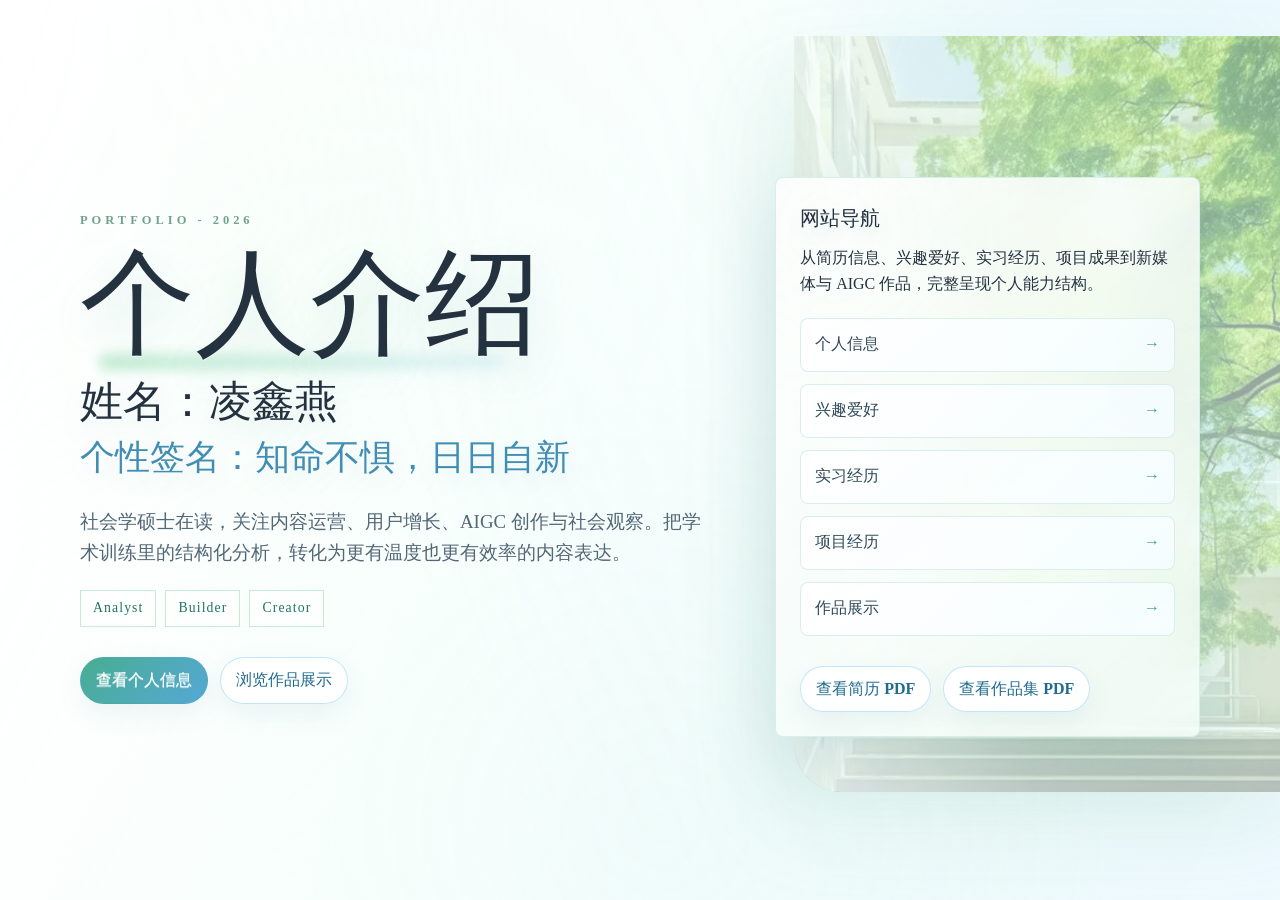
<file: index.html>
<!DOCTYPE html>
<html lang="zh-CN">
<head>
  <meta charset="UTF-8">
  <meta name="viewport" content="width=device-width, initial-scale=1.0">
  <title>凌鑫燕的个人主页</title>
  <link rel="stylesheet" href="styles.css">
  <style>
    body.home {
      min-height: 100vh;
      overflow-x: hidden;
    }

    body.home::before,
    body.home::after {
      animation: none;
    }

    .home-wrap {
      position: relative;
      min-height: 100vh;
      display: grid;
      align-items: center;
      padding: 40px 0 26px;
      isolation: isolate;
    }

    .spring-scene {
      position: absolute;
      inset: 0;
      z-index: -1;
      overflow: hidden;
      pointer-events: none;
    }

    .spring-scene::before {
      content: "";
      position: absolute;
      inset: 0;
      background:
        linear-gradient(115deg, rgba(255, 255, 255, 0.96), rgba(248, 255, 252, 0.8) 42%, rgba(237, 249, 255, 0.78)),
        radial-gradient(circle at 18% 24%, rgba(198, 246, 213, 0.58), transparent 26rem),
        radial-gradient(circle at 86% 18%, rgba(190, 227, 248, 0.58), transparent 24rem),
        radial-gradient(circle at 52% 92%, rgba(176, 232, 205, 0.34), transparent 28rem);
    }

    .spring-scene::after {
      content: "";
      position: absolute;
      inset: -20%;
      background:
        linear-gradient(115deg, transparent 8%, rgba(255, 255, 255, 0.54) 18%, transparent 34%),
        linear-gradient(68deg, transparent 38%, rgba(190, 227, 248, 0.18) 48%, transparent 63%);
      mix-blend-mode: screen;
      animation: none;
    }

    @keyframes lightSweep {
      0% { transform: translate3d(-5%, -2%, 0) rotate(-3deg); opacity: 0.55; }
      100% { transform: translate3d(6%, 3%, 0) rotate(4deg); opacity: 0.95; }
    }

    .tree {
      position: absolute;
      right: clamp(-110px, -4vw, -34px);
      top: clamp(8px, 4vh, 40px);
      width: clamp(310px, 42vw, 620px);
      height: clamp(420px, 84vh, 760px);
      border-radius: 0 0 0 48px;
      overflow: hidden;
      opacity: 0.58;
      filter: saturate(1.15) contrast(1.02);
      box-shadow: -34px 38px 90px rgba(87, 160, 119, 0.18);
      animation: none;
    }

    .tree img {
      width: 100%;
      height: 100%;
      object-fit: cover;
      display: block;
      transform: scale(1.04);
    }

    .tree::before {
      content: "";
      position: absolute;
      inset: 0;
      background:
        linear-gradient(90deg, rgba(255, 255, 255, 0.66), rgba(255, 255, 255, 0.16) 45%, rgba(255, 255, 255, 0)),
        linear-gradient(180deg, rgba(236, 255, 244, 0.2), rgba(251, 254, 253, 0.5));
      z-index: 1;
    }

    @keyframes realTreeFloat {
      0%, 100% { transform: translate3d(0, 0, 0) scale(1); }
      50% { transform: translate3d(-8px, 10px, 0) scale(1.01); }
    }

    .leaf,
    .bubble,
    .glow-dot {
      position: absolute;
      display: none;
      opacity: 0;
      will-change: transform, opacity;
    }

    .leaf {
      top: -10vh;
      width: var(--size);
      height: calc(var(--size) * 0.58);
      border-radius: 80% 0 80% 0;
      background: linear-gradient(135deg, rgba(181, 232, 195, 0.92), rgba(141, 206, 184, 0.88));
      box-shadow: inset 8px 0 12px rgba(255, 255, 255, 0.28);
      transform: rotate(var(--angle));
      animation: leafFall var(--duration) linear infinite;
      animation-delay: var(--delay);
    }

    @keyframes leafFall {
      0% { opacity: 0; transform: translate3d(0, -8vh, 0) rotate(var(--angle)); }
      12% { opacity: 0.75; }
      100% { opacity: 0; transform: translate3d(var(--drift), 112vh, 0) rotate(calc(var(--angle) + 280deg)); }
    }

    .bubble {
      bottom: -80px;
      width: var(--size);
      height: var(--size);
      border-radius: 50%;
      border: 1px solid rgba(127, 197, 220, 0.28);
      background: radial-gradient(circle at 32% 28%, rgba(255, 255, 255, 0.92), rgba(211, 242, 252, 0.24) 58%, rgba(188, 232, 217, 0.16));
      animation: bubbleRise var(--duration) ease-in-out infinite;
      animation-delay: var(--delay);
    }

    @keyframes bubbleRise {
      0% { opacity: 0; transform: translate3d(0, 0, 0) scale(0.7); }
      18% { opacity: 0.66; }
      100% { opacity: 0; transform: translate3d(var(--drift), -112vh, 0) scale(1.14); }
    }

    .glow-dot {
      width: var(--size);
      height: var(--size);
      border-radius: 50%;
      background: radial-gradient(circle, rgba(255, 255, 255, 0.86), rgba(176, 232, 205, 0.24) 60%, transparent 72%);
      animation: glowDrift var(--duration) ease-in-out infinite;
      animation-delay: var(--delay);
    }

    @keyframes glowDrift {
      0%, 100% { opacity: 0.08; transform: translate3d(0, 0, 0) scale(0.82); }
      42% { opacity: 0.7; }
      70% { opacity: 0.36; transform: translate3d(var(--drift), -34px, 0) scale(1.18); }
    }

    .hero {
      width: min(1120px, calc(100% - 40px));
      margin: 0 auto;
      display: grid;
      grid-template-columns: minmax(0, 1.04fr) minmax(290px, 0.7fr);
      gap: clamp(26px, 5vw, 64px);
      align-items: center;
      border: 0;
      background: transparent;
      backdrop-filter: none;
      box-shadow: none;
    }

    .hero-copy {
      padding: clamp(10px, 3vw, 34px) 0;
    }

    .home-card {
      min-height: 220px;
      padding: clamp(24px, 4vw, 44px);
      border-right: 1px solid rgba(190, 228, 218, 0.76);
      border-bottom: 1px solid rgba(190, 228, 218, 0.76);
      background:
        linear-gradient(145deg, rgba(255, 255, 255, 0.64), rgba(240, 255, 244, 0.42)),
        radial-gradient(circle at 88% 8%, rgba(190, 227, 248, 0.24), transparent 12rem);
    }

    .home-card:nth-child(2n) {
      border-right: 0;
    }

    .home-card:nth-last-child(-n + 2) {
      border-bottom: 0;
    }

    .home-cover {
      min-height: 360px;
    }

    .home-wide {
      grid-column: 1 / -1;
    }

    .home-meta {
      margin: 0 0 16px;
      color: #71a18e;
      font-size: 0.78rem;
      font-weight: 700;
      letter-spacing: 0.32em;
      text-transform: uppercase;
    }

    .home-no {
      margin: 0 0 14px;
      color: #6d9d8a;
      font-size: 0.8rem;
      font-weight: 700;
      letter-spacing: 0.22em;
    }

    .home-card h2 {
      margin: 0 0 18px;
      color: #24313f;
      font-size: clamp(1.45rem, 3vw, 2.1rem);
      font-weight: 400;
      line-height: 1.28;
    }

    .home-card p {
      margin-bottom: 0;
      color: #516272;
      font-size: clamp(1rem, 1.8vw, 1.18rem);
      line-height: 1.9;
    }

    .home-tags {
      display: flex;
      flex-wrap: wrap;
      gap: 9px;
      margin-top: 22px;
    }

    .home-tags span,
    .home-card .pill-link {
      min-height: 34px;
      padding: 6px 12px;
      border: 1px solid rgba(174, 230, 195, 0.72);
      border-radius: 0;
      color: #23745e;
      background: rgba(255, 255, 255, 0.58);
      box-shadow: none;
      font-size: 0.86rem;
      letter-spacing: 0.08em;
    }

    .home-list {
      display: grid;
      gap: 12px;
      margin: 0;
      padding-left: 1.1em;
      color: #516272;
      line-height: 1.9;
    }

    .home-list li::marker {
      color: #56a88a;
    }

    .home-mini-grid {
      display: grid;
      grid-template-columns: repeat(2, minmax(0, 1fr));
      gap: 14px;
      margin-top: 18px;
    }

    .home-mini {
      padding: 14px;
      border: 1px solid rgba(190, 228, 218, 0.78);
      background: rgba(255, 255, 255, 0.54);
    }

    .home-mini strong {
      display: block;
      margin-bottom: 6px;
      color: #24313f;
      font-weight: 400;
      font-size: 1.04rem;
    }

    .home-mini span {
      color: #657787;
      line-height: 1.8;
    }

    .home-photo-strip {
      display: grid;
      grid-template-columns: repeat(3, minmax(0, 1fr));
      gap: 14px;
      margin-top: 20px;
    }

    .home-photo-strip img {
      width: 100%;
      height: 210px;
      object-fit: cover;
      border-radius: 8px;
      box-shadow: 0 16px 34px rgba(64, 132, 146, 0.11);
    }

    .home-photo {
      display: grid;
      grid-template-columns: 150px minmax(0, 1fr);
      gap: 28px;
      align-items: center;
    }

    .home-photo img {
      width: 150px;
      aspect-ratio: 1;
      object-fit: cover;
      border-radius: 8px;
      filter: grayscale(0.16) contrast(0.96);
      box-shadow: 0 18px 44px rgba(70, 86, 88, 0.14);
    }

    .home-quote {
      padding-left: 28px;
      border-left: 3px solid #60b894;
    }

    .home-quote strong {
      display: block;
      color: #3a3632;
      font-size: clamp(1.55rem, 3vw, 2.25rem);
      font-weight: 400;
      line-height: 1.5;
    }

    .home-link-row {
      display: flex;
      flex-wrap: wrap;
      gap: 10px;
      margin-top: 24px;
    }

    .hero-kicker {
      position: relative;
      width: fit-content;
      margin: 0 0 18px;
      color: #24313f;
      background: none;
      font-family: var(--art-font);
      font-size: clamp(3.4rem, 9vw, 8rem);
      font-weight: 400;
      line-height: 0.98;
      letter-spacing: 0;
      text-shadow: 0 18px 38px rgba(72, 160, 145, 0.18), 0 1px 0 rgba(255, 255, 255, 0.82);
      filter: none;
    }

    .hero-kicker::after {
      content: "";
      position: absolute;
      left: 4%;
      right: 8%;
      bottom: -10px;
      height: 16px;
      border-radius: 999px;
      background: linear-gradient(90deg, rgba(174, 230, 195, 0.72), rgba(157, 215, 243, 0.2));
      filter: blur(6px);
      z-index: -1;
    }

    .hero h1 {
      margin: 0;
      font-size: clamp(1.35rem, 3.4vw, 2.7rem);
      line-height: 1.1;
      letter-spacing: 0;
      color: #24313f;
      font-weight: 400;
      font-family: var(--art-font);
      text-shadow: 0 12px 28px rgba(64, 132, 146, 0.12);
    }

    .motto {
      display: block;
      margin-top: 14px;
      color: #418db3;
      font-size: clamp(1.35rem, 3vw, 2.2rem);
      font-weight: 400;
      font-family: var(--art-font);
      text-shadow: 0 10px 24px rgba(64, 132, 146, 0.12);
    }

    .hero-lead {
      max-width: 650px;
      margin: 28px 0 0;
      color: #526777;
      font-size: clamp(1rem, 2vw, 1.18rem);
      font-family: var(--art-font);
    }

    .hero-actions {
      display: flex;
      flex-wrap: wrap;
      gap: 12px;
      margin-top: 30px;
    }

    .primary-link {
      color: #ffffff;
      background: linear-gradient(135deg, #48ad91, #55a8d5);
      border-color: transparent;
    }

    .intro-panel {
      padding: 24px;
      border: 1px solid rgba(213, 238, 233, 0.92);
      border-radius: 8px;
      background:
        linear-gradient(145deg, rgba(255, 255, 255, 0.88), rgba(246, 255, 251, 0.76)),
        radial-gradient(circle at 12% 8%, rgba(198, 246, 213, 0.4), transparent 12rem);
      box-shadow: 0 24px 70px rgba(64, 132, 146, 0.16);
      backdrop-filter: blur(20px);
    }

    .intro-panel h2 {
      margin-bottom: 10px;
      font-size: 1.25rem;
      color: #24313f;
      font-family: var(--art-font);
      font-weight: 400;
      text-shadow: 0 8px 20px rgba(64, 132, 146, 0.11);
    }

    .quick-list {
      display: grid;
      gap: 12px;
      margin: 20px 0 0;
    }

    .quick-list a {
      display: flex;
      align-items: center;
      justify-content: space-between;
      min-height: 54px;
      padding: 12px 14px;
      border-radius: 8px;
      text-decoration: none;
      color: #31495a;
      border: 1px solid rgba(213, 238, 233, 0.9);
      background: linear-gradient(135deg, rgba(255, 255, 255, 0.88), rgba(245, 253, 255, 0.88));
      transition: transform 0.2s ease, box-shadow 0.2s ease, border-color 0.2s ease;
      font-weight: 800;
    }

    .quick-list a:hover {
      transform: translateX(4px);
      border-color: rgba(174, 230, 195, 0.95);
      box-shadow: 0 14px 32px rgba(76, 150, 150, 0.12);
    }

    .quick-list span:last-child {
      color: #48a083;
    }

    @media (max-width: 860px) {
      .home-wrap {
        align-items: start;
        padding-top: 54px;
      }

      .hero {
        grid-template-columns: 1fr;
      }

      .home-card,
      .home-card:nth-child(2n),
      .home-card:nth-last-child(-n + 2) {
        border-right: 0;
        border-bottom: 1px solid rgba(190, 228, 218, 0.76);
      }

      .home-card:last-child {
        border-bottom: 0;
      }

      .tree {
        left: auto;
        right: -92px;
        top: -12px;
        width: 290px;
        height: 410px;
        opacity: 0.34;
      }
    }

    @media (max-width: 560px) {
      .hero {
        width: min(100% - 28px, 1120px);
      }

      .home-card {
        min-height: auto;
        padding: 24px;
      }

      .home-photo {
        grid-template-columns: 1fr;
      }

      .home-mini-grid,
      .home-photo-strip {
        grid-template-columns: 1fr;
      }

      .hero-actions .pill-link {
        flex: 1 1 100%;
      }

      .intro-panel {
        padding: 18px;
      }
    }
  </style>
</head>
<body class="home">
  <main class="home-wrap">
    <div class="spring-scene" aria-hidden="true">
      <div class="tree">
        <picture>
          <source srcset="assets/real-tree.webp" type="image/webp">
          <img src="assets/real-tree.jpg" alt="">
        </picture>
      </div>
      <span class="leaf" style="left:8%; --size:24px; --duration:17s; --delay:-3s; --drift:68px; --angle:18deg;"></span>
      <span class="leaf" style="left:20%; --size:18px; --duration:14s; --delay:-9s; --drift:-46px; --angle:72deg;"></span>
      <span class="leaf" style="left:42%; --size:22px; --duration:18s; --delay:-6s; --drift:86px; --angle:40deg;"></span>
      <span class="leaf" style="left:63%; --size:16px; --duration:13s; --delay:-11s; --drift:-58px; --angle:110deg;"></span>
      <span class="leaf" style="left:78%; --size:26px; --duration:19s; --delay:-5s; --drift:48px; --angle:35deg;"></span>
      <span class="leaf" style="left:91%; --size:19px; --duration:15s; --delay:-13s; --drift:-92px; --angle:86deg;"></span>
      <span class="bubble" style="left:12%; --size:46px; --duration:16s; --delay:-7s; --drift:38px;"></span>
      <span class="bubble" style="left:32%; --size:28px; --duration:13s; --delay:-1s; --drift:-50px;"></span>
      <span class="bubble" style="left:55%; --size:54px; --duration:19s; --delay:-10s; --drift:70px;"></span>
      <span class="bubble" style="left:74%; --size:34px; --duration:14s; --delay:-4s; --drift:-44px;"></span>
      <span class="bubble" style="left:88%; --size:24px; --duration:12s; --delay:-8s; --drift:30px;"></span>
      <span class="glow-dot" style="left:9%; top:20%; --size:110px; --duration:12s; --delay:-4s; --drift:36px;"></span>
      <span class="glow-dot" style="left:48%; top:11%; --size:82px; --duration:15s; --delay:-9s; --drift:-52px;"></span>
      <span class="glow-dot" style="left:78%; top:68%; --size:130px; --duration:18s; --delay:-6s; --drift:44px;"></span>
    </div>

    <section class="hero">
      <div class="hero-copy">
        <p class="home-meta">PORTFOLIO - 2026</p>
        <p class="hero-kicker">个人介绍</p>
        <h1>姓名：凌鑫燕<span class="motto">个性签名：知命不惧，日日自新</span></h1>
        <p class="hero-lead">社会学硕士在读，关注内容运营、用户增长、AIGC 创作与社会观察。把学术训练里的结构化分析，转化为更有温度也更有效率的内容表达。</p>
        <div class="home-tags">
          <span>Analyst</span>
          <span>Builder</span>
          <span>Creator</span>
        </div>
        <div class="hero-actions">
          <a class="pill-link primary-link" href="profile.html">查看个人信息</a>
          <a class="pill-link" href="portfolio.html">浏览作品展示</a>
        </div>
      </div>

      <aside class="intro-panel">
        <h2>网站导航</h2>
        <p>从简历信息、兴趣爱好、实习经历、项目成果到新媒体与 AIGC 作品，完整呈现个人能力结构。</p>
        <nav class="quick-list" aria-label="页面导航">
          <a href="profile.html"><span>个人信息</span><span>→</span></a>
          <a href="hobbies.html"><span>兴趣爱好</span><span>→</span></a>
          <a href="internship.html"><span>实习经历</span><span>→</span></a>
          <a href="projects.html"><span>项目经历</span><span>→</span></a>
          <a href="portfolio.html"><span>作品展示</span><span>→</span></a>
        </nav>
        <div class="hero-actions">
          <a class="pill-link" href="assets/ling-xinyan-resume.pdf" target="_blank">查看简历 PDF</a>
          <a class="pill-link" href="assets/ling-xinyan-portfolio.pdf" target="_blank">查看作品集 PDF</a>
        </div>
      </aside>
    </section>
  </main>
</body>
</html>
</file>
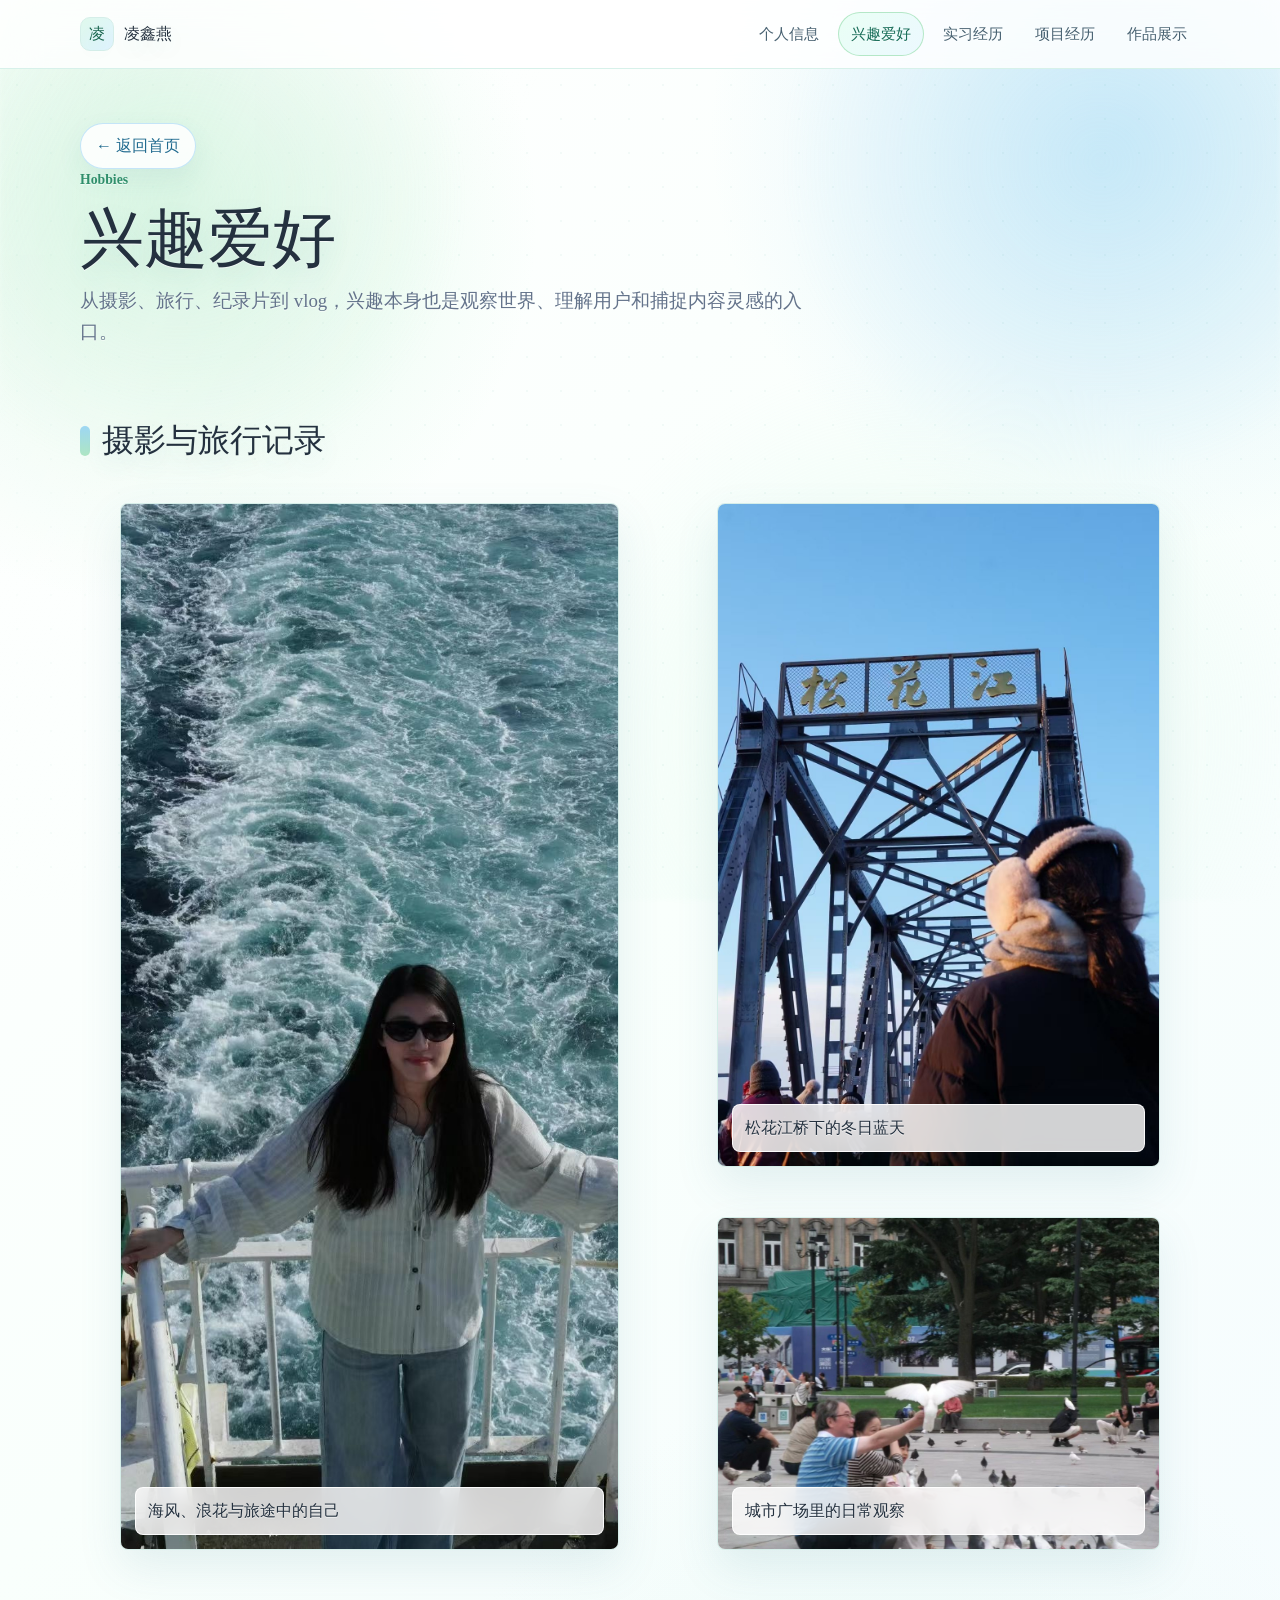
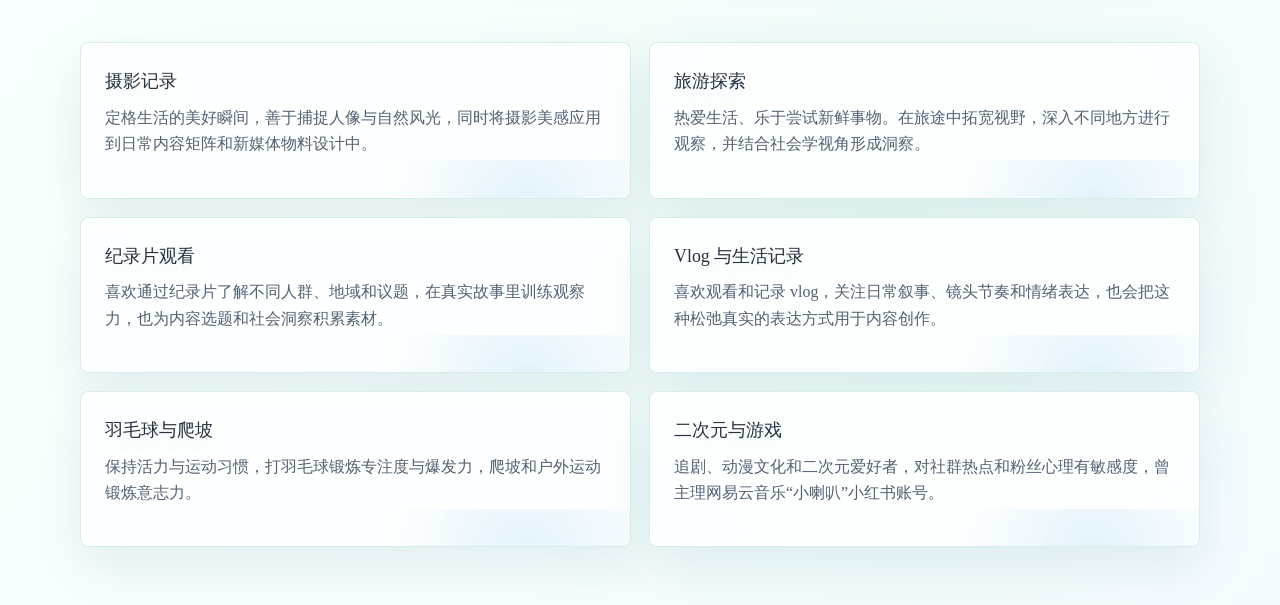
<file: hobbies.html>
<!DOCTYPE html>
<html lang="zh-CN">
<head>
  <meta charset="UTF-8">
  <meta name="viewport" content="width=device-width, initial-scale=1.0">
  <title>兴趣爱好 - 凌鑫燕</title>
  <link rel="stylesheet" href="styles.css">
</head>
<body>
  <header class="topbar">
    <div class="topbar-inner">
      <a class="brand" href="index.html"><span class="brand-mark">凌</span><span>凌鑫燕</span></a>
      <nav class="nav">
        <a href="profile.html">个人信息</a>
        <a class="active" href="hobbies.html">兴趣爱好</a>
        <a href="internship.html">实习经历</a>
        <a href="projects.html">项目经历</a>
        <a href="portfolio.html">作品展示</a>
      </nav>
    </div>
  </header>

  <main class="site-shell">
    <section class="page-hero">
      <a class="back-link" href="index.html">← 返回首页</a>
      <p class="eyebrow">Hobbies</p>
      <h1 class="page-title">兴趣爱好</h1>
      <p class="page-lead">从摄影、旅行、纪录片到 vlog，兴趣本身也是观察世界、理解用户和捕捉内容灵感的入口。</p>
    </section>

    <section class="section">
      <h2 class="section-title">摄影与旅行记录</h2>
      <div class="photo-strip">
        <figure class="photo-card photo-feature">
          <img src="assets/hobby-sea.jpg" alt="海面与旅行人像摄影">
          <figcaption class="photo-caption">海风、浪花与旅途中的自己</figcaption>
        </figure>
        <div class="photo-stack">
          <figure class="photo-card">
            <img src="assets/hobby-bridge.jpg" alt="松花江桥旅行摄影">
            <figcaption class="photo-caption">松花江桥下的冬日蓝天</figcaption>
          </figure>
          <figure class="photo-card">
            <img src="assets/hobby-street.jpg" alt="城市广场生活抓拍">
            <figcaption class="photo-caption">城市广场里的日常观察</figcaption>
          </figure>
        </div>
      </div>
    </section>

    <section class="section">
      <div class="card-grid">
        <article class="soft-card">
          <h3>摄影记录</h3>
          <p>定格生活的美好瞬间，善于捕捉人像与自然风光，同时将摄影美感应用到日常内容矩阵和新媒体物料设计中。</p>
        </article>
        <article class="soft-card">
          <h3>旅游探索</h3>
          <p>热爱生活、乐于尝试新鲜事物。在旅途中拓宽视野，深入不同地方进行观察，并结合社会学视角形成洞察。</p>
        </article>
        <article class="soft-card">
          <h3>纪录片观看</h3>
          <p>喜欢通过纪录片了解不同人群、地域和议题，在真实故事里训练观察力，也为内容选题和社会洞察积累素材。</p>
        </article>
        <article class="soft-card">
          <h3>Vlog 与生活记录</h3>
          <p>喜欢观看和记录 vlog，关注日常叙事、镜头节奏和情绪表达，也会把这种松弛真实的表达方式用于内容创作。</p>
        </article>
        <article class="soft-card">
          <h3>羽毛球与爬坡</h3>
          <p>保持活力与运动习惯，打羽毛球锻炼专注度与爆发力，爬坡和户外运动锻炼意志力。</p>
        </article>
        <article class="soft-card">
          <h3>二次元与游戏</h3>
          <p>追剧、动漫文化和二次元爱好者，对社群热点和粉丝心理有敏感度，曾主理网易云音乐“小喇叭”小红书账号。</p>
        </article>
      </div>
    </section>
  </main>

</body>
</html>
</file>
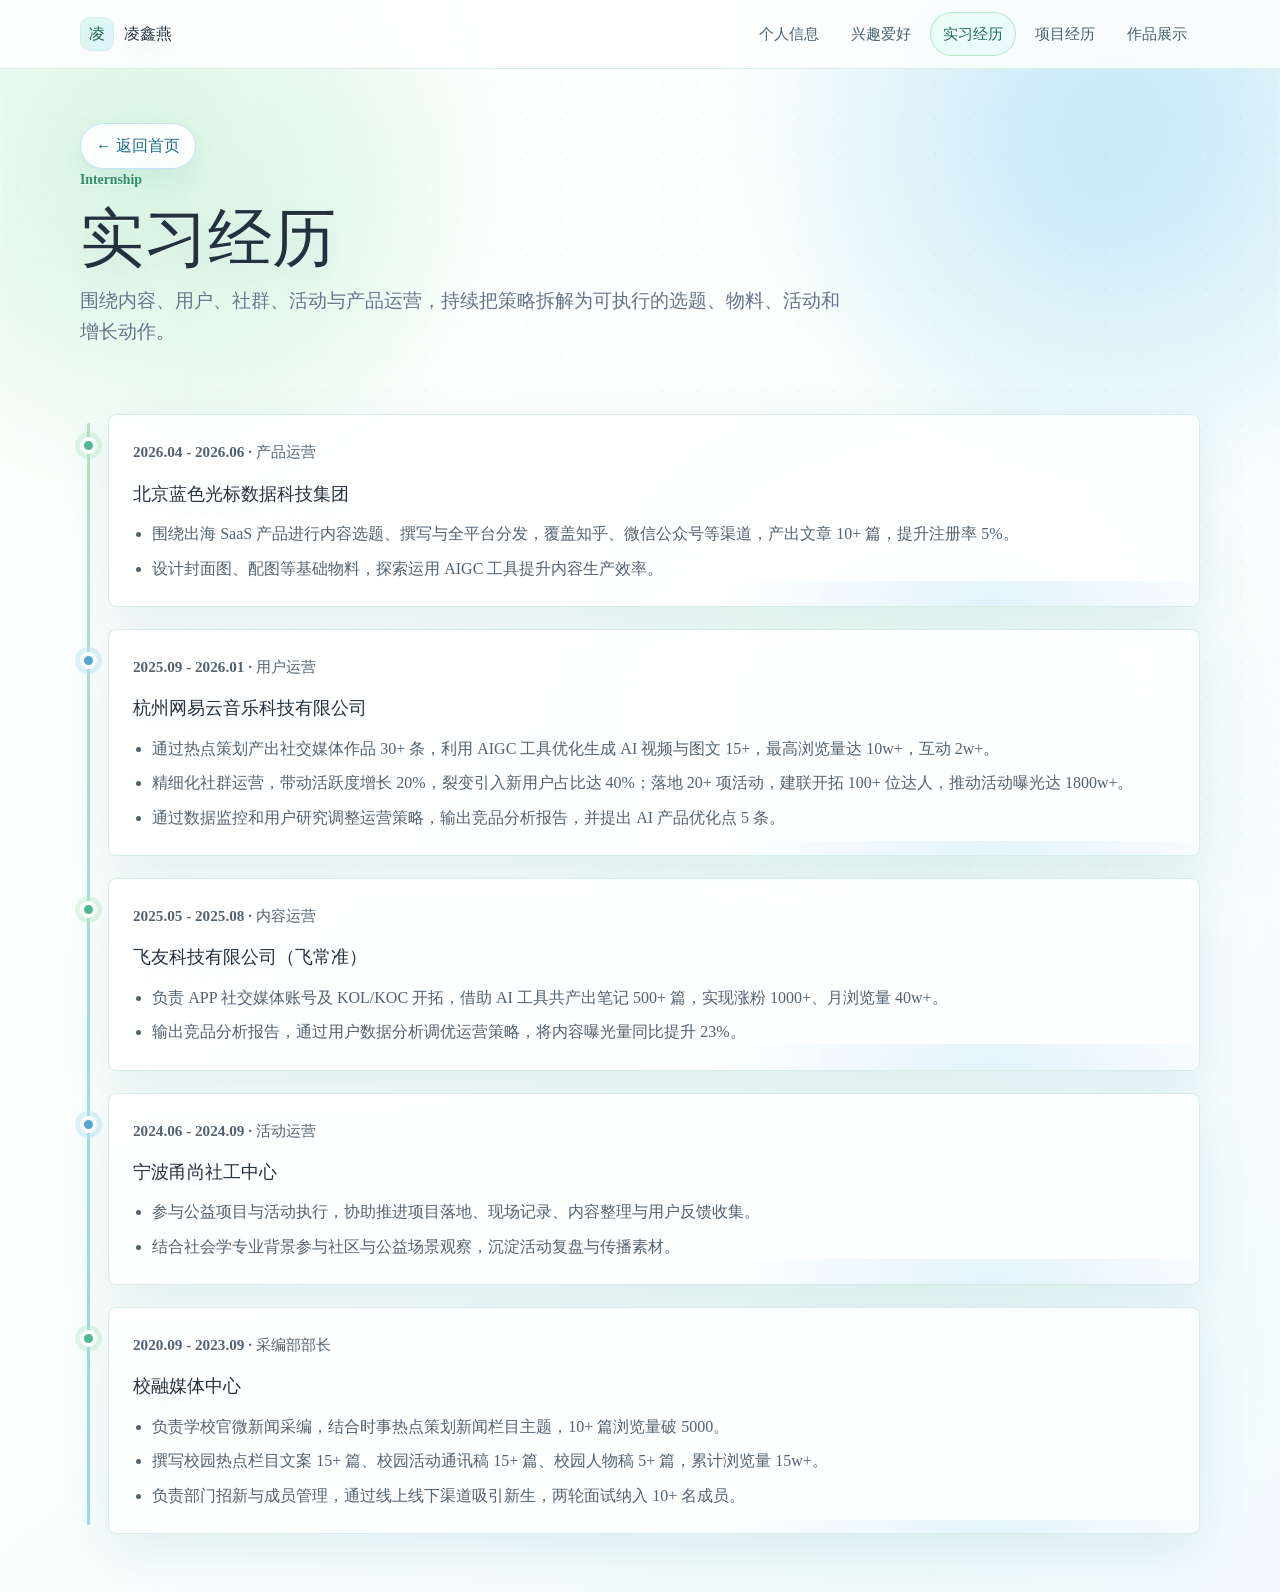
<file: internship.html>
<!DOCTYPE html>
<html lang="zh-CN">
<head>
  <meta charset="UTF-8">
  <meta name="viewport" content="width=device-width, initial-scale=1.0">
  <title>实习经历 - 凌鑫燕</title>
  <link rel="stylesheet" href="styles.css">
</head>
<body>
  <header class="topbar">
    <div class="topbar-inner">
      <a class="brand" href="index.html"><span class="brand-mark">凌</span><span>凌鑫燕</span></a>
      <nav class="nav">
        <a href="profile.html">个人信息</a>
        <a href="hobbies.html">兴趣爱好</a>
        <a class="active" href="internship.html">实习经历</a>
        <a href="projects.html">项目经历</a>
        <a href="portfolio.html">作品展示</a>
      </nav>
    </div>
  </header>

  <main class="site-shell">
    <section class="page-hero">
      <a class="back-link" href="index.html">← 返回首页</a>
      <p class="eyebrow">Internship</p>
      <h1 class="page-title">实习经历</h1>
      <p class="page-lead">围绕内容、用户、社群、活动与产品运营，持续把策略拆解为可执行的选题、物料、活动和增长动作。</p>
    </section>

    <section class="section">
      <div class="timeline">
        <article class="timeline-item">
          <span class="timeline-dot"></span>
          <div class="soft-card">
            <p class="meta-line">2026.04 - 2026.06 · 产品运营</p>
            <h3>北京蓝色光标数据科技集团</h3>
            <ul class="detail-list">
              <li>围绕出海 SaaS 产品进行内容选题、撰写与全平台分发，覆盖知乎、微信公众号等渠道，产出文章 10+ 篇，提升注册率 5%。</li>
              <li>设计封面图、配图等基础物料，探索运用 AIGC 工具提升内容生产效率。</li>
            </ul>
          </div>
        </article>

        <article class="timeline-item">
          <span class="timeline-dot"></span>
          <div class="soft-card">
            <p class="meta-line">2025.09 - 2026.01 · 用户运营</p>
            <h3>杭州网易云音乐科技有限公司</h3>
            <ul class="detail-list">
              <li>通过热点策划产出社交媒体作品 30+ 条，利用 AIGC 工具优化生成 AI 视频与图文 15+，最高浏览量达 10w+，互动 2w+。</li>
              <li>精细化社群运营，带动活跃度增长 20%，裂变引入新用户占比达 40%；落地 20+ 项活动，建联开拓 100+ 位达人，推动活动曝光达 1800w+。</li>
              <li>通过数据监控和用户研究调整运营策略，输出竞品分析报告，并提出 AI 产品优化点 5 条。</li>
            </ul>
          </div>
        </article>

        <article class="timeline-item">
          <span class="timeline-dot"></span>
          <div class="soft-card">
            <p class="meta-line">2025.05 - 2025.08 · 内容运营</p>
            <h3>飞友科技有限公司（飞常准）</h3>
            <ul class="detail-list">
              <li>负责 APP 社交媒体账号及 KOL/KOC 开拓，借助 AI 工具共产出笔记 500+ 篇，实现涨粉 1000+、月浏览量 40w+。</li>
              <li>输出竞品分析报告，通过用户数据分析调优运营策略，将内容曝光量同比提升 23%。</li>
            </ul>
          </div>
        </article>

        <article class="timeline-item">
          <span class="timeline-dot"></span>
          <div class="soft-card">
            <p class="meta-line">2024.06 - 2024.09 · 活动运营</p>
            <h3>宁波甬尚社工中心</h3>
            <ul class="detail-list">
              <li>参与公益项目与活动执行，协助推进项目落地、现场记录、内容整理与用户反馈收集。</li>
              <li>结合社会学专业背景参与社区与公益场景观察，沉淀活动复盘与传播素材。</li>
            </ul>
          </div>
        </article>

        <article class="timeline-item">
          <span class="timeline-dot"></span>
          <div class="soft-card">
            <p class="meta-line">2020.09 - 2023.09 · 采编部部长</p>
            <h3>校融媒体中心</h3>
            <ul class="detail-list">
              <li>负责学校官微新闻采编，结合时事热点策划新闻栏目主题，10+ 篇浏览量破 5000。</li>
              <li>撰写校园热点栏目文案 15+ 篇、校园活动通讯稿 15+ 篇、校园人物稿 5+ 篇，累计浏览量 15w+。</li>
              <li>负责部门招新与成员管理，通过线上线下渠道吸引新生，两轮面试纳入 10+ 名成员。</li>
            </ul>
          </div>
        </article>
      </div>
    </section>
  </main>

</body>
</html>
</file>
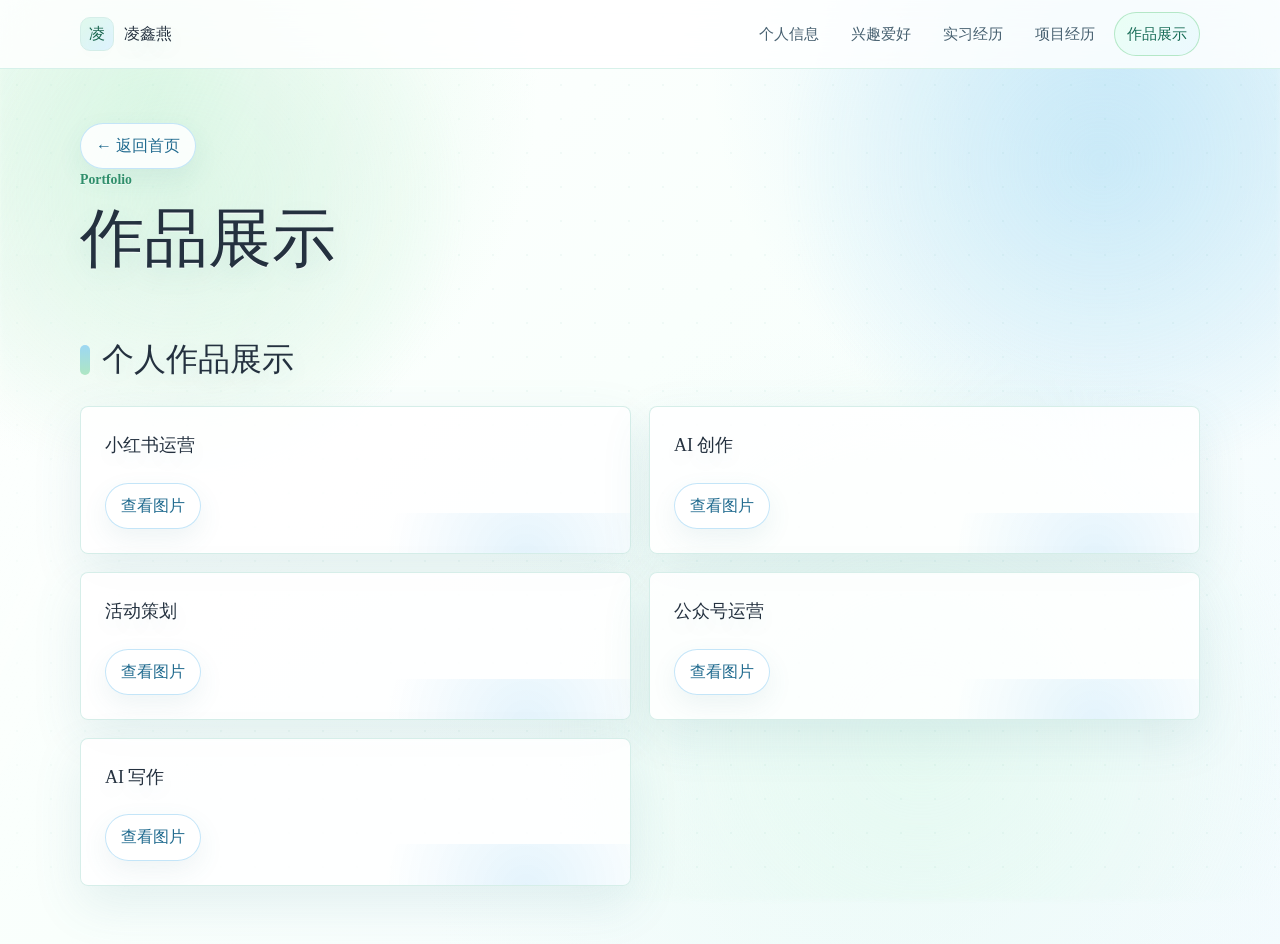
<file: portfolio.html>
<!DOCTYPE html>
<html lang="zh-CN">
<head>
  <meta charset="UTF-8">
  <meta name="viewport" content="width=device-width, initial-scale=1.0">
  <title>作品展示 - 凌鑫燕</title>
  <link rel="stylesheet" href="styles.css">
</head>
<body>
  <header class="topbar">
    <div class="topbar-inner">
      <a class="brand" href="index.html"><span class="brand-mark">凌</span><span>凌鑫燕</span></a>
      <nav class="nav">
        <a href="profile.html">个人信息</a>
        <a href="hobbies.html">兴趣爱好</a>
        <a href="internship.html">实习经历</a>
        <a href="projects.html">项目经历</a>
        <a class="active" href="portfolio.html">作品展示</a>
      </nav>
    </div>
  </header>

  <main class="site-shell">
    <section class="page-hero">
      <a class="back-link" href="index.html">← 返回首页</a>
      <p class="eyebrow">Portfolio</p>
      <h1 class="page-title">作品展示</h1>
    </section>

    <section class="section">
      <h2 class="section-title">个人作品展示</h2>
      <div class="portfolio-grid">
        <article class="soft-card portfolio-block">
          <h3>小红书运营</h3>
          <details class="preview-toggle">
            <summary>查看图片</summary>
            <div class="inline-preview">
              <img class="asset-preview" src="assets/portfolio-page-3.png" alt="小红书运营作品集图片">
            </div>
          </details>
        </article>

        <article class="soft-card portfolio-block">
          <h3>AI 创作</h3>
          <details class="preview-toggle">
            <summary>查看图片</summary>
            <div class="inline-preview">
              <img class="asset-preview" src="assets/portfolio-page-4.png" alt="AI创作作品集图片">
            </div>
          </details>
        </article>

        <article class="soft-card portfolio-block">
          <h3>活动策划</h3>
          <details class="preview-toggle">
            <summary>查看图片</summary>
            <div class="inline-preview">
              <img class="asset-preview" src="assets/portfolio-page-5.png" alt="活动策划作品集图片">
            </div>
          </details>
        </article>

        <article class="soft-card portfolio-block">
          <h3>公众号运营</h3>
          <details class="preview-toggle">
            <summary>查看图片</summary>
            <div class="inline-preview">
              <img class="asset-preview" src="assets/portfolio-page-6.png" alt="公众号运营作品集图片">
            </div>
          </details>
        </article>

        <article class="soft-card portfolio-block">
          <h3>AI 写作</h3>
          <details class="preview-toggle">
            <summary>查看图片</summary>
            <div class="inline-preview">
              <img class="asset-preview" src="assets/portfolio-page-7.png" alt="AI写作与新闻写作作品集图片">
            </div>
          </details>
        </article>
      </div>
    </section>
  </main>

</body>
</html>
</file>
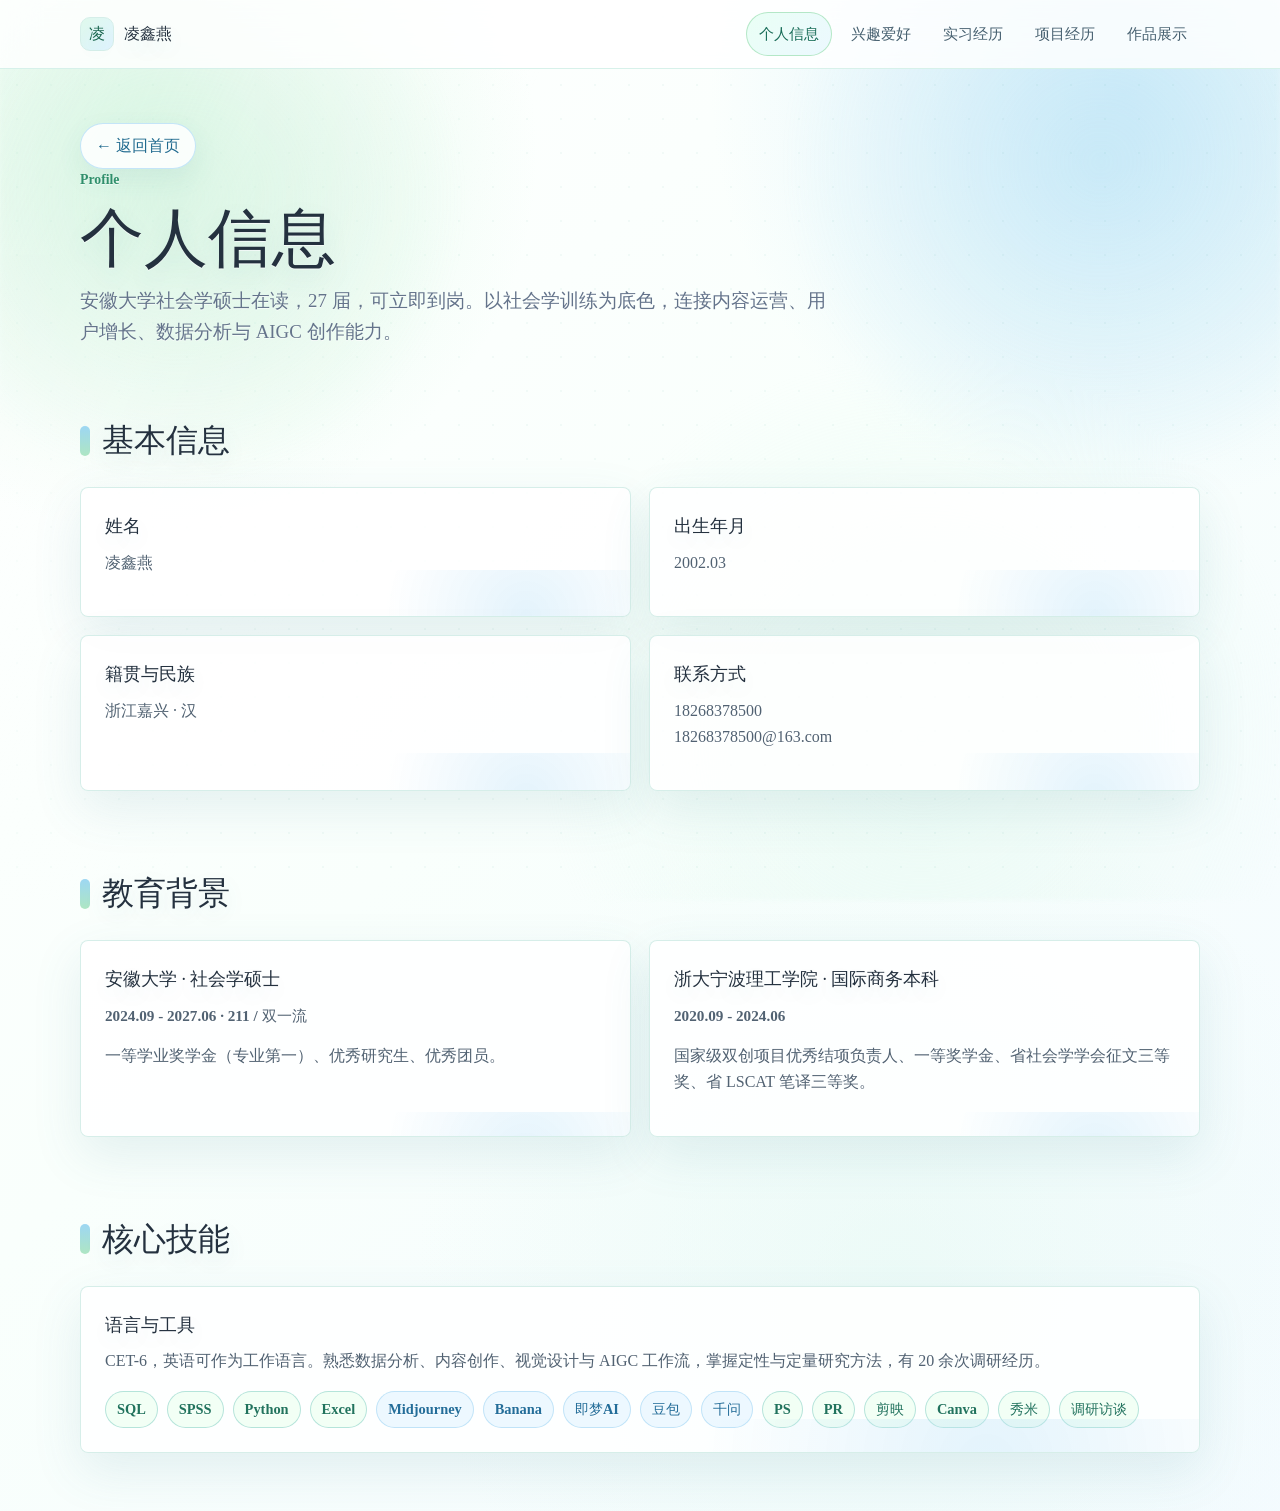
<file: profile.html>
<!DOCTYPE html>
<html lang="zh-CN">
<head>
  <meta charset="UTF-8">
  <meta name="viewport" content="width=device-width, initial-scale=1.0">
  <title>个人信息 - 凌鑫燕</title>
  <link rel="stylesheet" href="styles.css">
</head>
<body>
  <header class="topbar">
    <div class="topbar-inner">
      <a class="brand" href="index.html"><span class="brand-mark">凌</span><span>凌鑫燕</span></a>
      <nav class="nav">
        <a class="active" href="profile.html">个人信息</a>
        <a href="hobbies.html">兴趣爱好</a>
        <a href="internship.html">实习经历</a>
        <a href="projects.html">项目经历</a>
        <a href="portfolio.html">作品展示</a>
      </nav>
    </div>
  </header>

  <main class="site-shell">
    <section class="page-hero">
      <a class="back-link" href="index.html">← 返回首页</a>
      <p class="eyebrow">Profile</p>
      <h1 class="page-title">个人信息</h1>
      <p class="page-lead">安徽大学社会学硕士在读，27 届，可立即到岗。以社会学训练为底色，连接内容运营、用户增长、数据分析与 AIGC 创作能力。</p>
    </section>

    <section class="section">
      <h2 class="section-title">基本信息</h2>
      <div class="card-grid">
        <article class="soft-card"><h3>姓名</h3><p>凌鑫燕</p></article>
        <article class="soft-card"><h3>出生年月</h3><p>2002.03</p></article>
        <article class="soft-card"><h3>籍贯与民族</h3><p>浙江嘉兴 · 汉</p></article>
        <article class="soft-card"><h3>联系方式</h3><p>18268378500<br>18268378500@163.com</p></article>
      </div>
    </section>

    <section class="section">
      <h2 class="section-title">教育背景</h2>
      <div class="card-grid">
        <article class="soft-card">
          <h3>安徽大学 · 社会学硕士</h3>
          <p class="meta-line">2024.09 - 2027.06 · 211 / 双一流</p>
          <p>一等学业奖学金（专业第一）、优秀研究生、优秀团员。</p>
        </article>
        <article class="soft-card">
          <h3>浙大宁波理工学院 · 国际商务本科</h3>
          <p class="meta-line">2020.09 - 2024.06</p>
          <p>国家级双创项目优秀结项负责人、一等奖学金、省社会学学会征文三等奖、省 LSCAT 笔译三等奖。</p>
        </article>
      </div>
    </section>

    <section class="section">
      <h2 class="section-title">核心技能</h2>
      <article class="soft-card">
        <h3>语言与工具</h3>
        <p>CET-6，英语可作为工作语言。熟悉数据分析、内容创作、视觉设计与 AIGC 工作流，掌握定性与定量研究方法，有 20 余次调研经历。</p>
        <div class="tag-row">
          <span class="tag">SQL</span>
          <span class="tag">SPSS</span>
          <span class="tag">Python</span>
          <span class="tag">Excel</span>
          <span class="tag blue">Midjourney</span>
          <span class="tag blue">Banana</span>
          <span class="tag blue">即梦AI</span>
          <span class="tag blue">豆包</span>
          <span class="tag blue">千问</span>
          <span class="tag">PS</span>
          <span class="tag">PR</span>
          <span class="tag">剪映</span>
          <span class="tag">Canva</span>
          <span class="tag">秀米</span>
          <span class="tag">调研访谈</span>
        </div>
      </article>
    </section>
  </main>

</body>
</html>
</file>
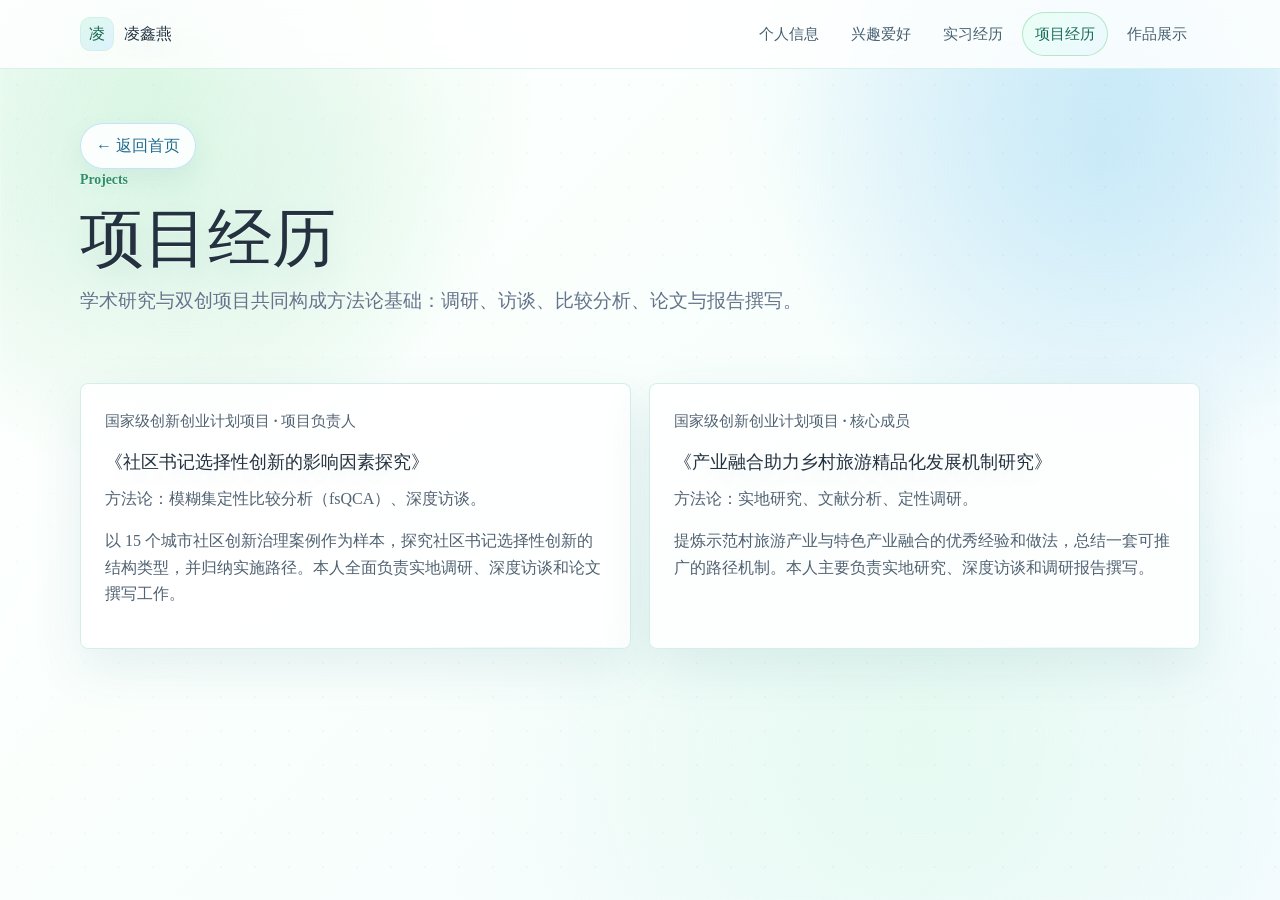
<file: projects.html>
<!DOCTYPE html>
<html lang="zh-CN">
<head>
  <meta charset="UTF-8">
  <meta name="viewport" content="width=device-width, initial-scale=1.0">
  <title>项目经历 - 凌鑫燕</title>
  <link rel="stylesheet" href="styles.css">
</head>
<body>
  <header class="topbar">
    <div class="topbar-inner">
      <a class="brand" href="index.html"><span class="brand-mark">凌</span><span>凌鑫燕</span></a>
      <nav class="nav">
        <a href="profile.html">个人信息</a>
        <a href="hobbies.html">兴趣爱好</a>
        <a href="internship.html">实习经历</a>
        <a class="active" href="projects.html">项目经历</a>
        <a href="portfolio.html">作品展示</a>
      </nav>
    </div>
  </header>

  <main class="site-shell">
    <section class="page-hero">
      <a class="back-link" href="index.html">← 返回首页</a>
      <p class="eyebrow">Projects</p>
      <h1 class="page-title">项目经历</h1>
      <p class="page-lead">学术研究与双创项目共同构成方法论基础：调研、访谈、比较分析、论文与报告撰写。</p>
    </section>

    <section class="section">
      <div class="card-grid">
        <article class="soft-card">
          <p class="meta-line">国家级创新创业计划项目 · 项目负责人</p>
          <h3>《社区书记选择性创新的影响因素探究》</h3>
          <p><strong>方法论：</strong>模糊集定性比较分析（fsQCA）、深度访谈。</p>
          <p>以 15 个城市社区创新治理案例作为样本，探究社区书记选择性创新的结构类型，并归纳实施路径。本人全面负责实地调研、深度访谈和论文撰写工作。</p>
        </article>

        <article class="soft-card">
          <p class="meta-line">国家级创新创业计划项目 · 核心成员</p>
          <h3>《产业融合助力乡村旅游精品化发展机制研究》</h3>
          <p><strong>方法论：</strong>实地研究、文献分析、定性调研。</p>
          <p>提炼示范村旅游产业与特色产业融合的优秀经验和做法，总结一套可推广的路径机制。本人主要负责实地研究、深度访谈和调研报告撰写。</p>
        </article>
      </div>
    </section>
  </main>

</body>
</html>
</file>
<file: styles.css>
:root {
  --bg: #fbfefd;
  --ink: #24313f;
  --muted: #64748b;
  --blue: #9dd7f3;
  --blue-strong: #2f8fc2;
  --green: #aee6c3;
  --green-strong: #2f8f6b;
  --line: #d9f0ea;
  --panel: rgba(255, 255, 255, 0.86);
  --shadow: 0 18px 50px rgba(64, 132, 146, 0.12);
  --art-font: "SimSun", "宋体", "STSong", serif;
}

* {
  box-sizing: border-box;
}

html {
  min-width: 320px;
  color-scheme: light;
}

body {
  position: relative;
  margin: 0;
  min-height: 100vh;
  color: var(--ink);
  font-family: var(--art-font);
  background:
    radial-gradient(circle at 12% 10%, rgba(197, 244, 214, 0.52), transparent 24rem),
    radial-gradient(circle at 88% 6%, rgba(185, 226, 248, 0.5), transparent 26rem),
    radial-gradient(circle at 70% 84%, rgba(219, 247, 236, 0.36), transparent 30rem),
    linear-gradient(135deg, #ffffff 0%, #f9fffc 45%, #f4fbff 100%);
  line-height: 1.65;
  font-synthesis: none;
}

body,
button,
input,
textarea,
select {
  font-family: var(--art-font);
}

body {
  text-shadow: 0 1px 0 rgba(255, 255, 255, 0.62);
}

body::before,
body::after {
  content: "";
  position: fixed;
  inset: 0;
  z-index: 0;
  pointer-events: none;
}

body::before {
  background:
    radial-gradient(circle at 14% 22%, rgba(174, 230, 195, 0.32), transparent 18rem),
    radial-gradient(circle at 86% 18%, rgba(157, 215, 243, 0.32), transparent 20rem),
    radial-gradient(circle at 72% 82%, rgba(223, 249, 236, 0.48), transparent 24rem);
  filter: blur(2px);
  animation: ambientFlow 18s ease-in-out infinite alternate;
}

body::after {
  opacity: 0.42;
  background-image:
    linear-gradient(115deg, transparent 0%, rgba(255, 255, 255, 0.5) 18%, transparent 34%),
    radial-gradient(circle, rgba(72, 173, 145, 0.12) 1px, transparent 1.6px);
  background-size: 100% 100%, 34px 34px;
  transform: translate3d(0, 0, 0);
  animation: shimmerDrift 22s linear infinite;
}

@keyframes ambientFlow {
  0% { transform: translate3d(-2%, -1%, 0) scale(1); opacity: 0.82; }
  100% { transform: translate3d(2%, 1.5%, 0) scale(1.05); opacity: 1; }
}

@keyframes shimmerDrift {
  0% { background-position: -20% 0, 0 0; }
  100% { background-position: 120% 0, 34px 34px; }
}

a {
  color: inherit;
}

.topbar,
main,
.footer {
  position: relative;
  z-index: 1;
}

.site-shell {
  width: min(1120px, calc(100% - 40px));
  margin: 0 auto;
}

.topbar {
  position: sticky;
  top: 0;
  z-index: 20;
  background: rgba(255, 255, 255, 0.82);
  border-bottom: 1px solid rgba(204, 237, 229, 0.78);
  backdrop-filter: blur(18px);
}

.topbar-inner {
  width: min(1120px, calc(100% - 40px));
  min-height: 68px;
  margin: 0 auto;
  display: flex;
  align-items: center;
  justify-content: space-between;
  gap: 20px;
}

.brand {
  text-decoration: none;
  display: inline-flex;
  align-items: center;
  gap: 10px;
  font-weight: 800;
  white-space: nowrap;
  text-shadow: 0 8px 22px rgba(64, 132, 146, 0.12);
}

.brand-mark {
  width: 34px;
  height: 34px;
  border-radius: 10px;
  display: grid;
  place-items: center;
  color: #19654e;
  background: linear-gradient(135deg, #dff9ec, #dff3ff);
  border: 1px solid #d5eee9;
}

.nav {
  display: flex;
  align-items: center;
  gap: 6px;
  flex-wrap: wrap;
  justify-content: flex-end;
}

.nav a,
.back-link,
.pill-link {
  text-decoration: none;
  border: 1px solid transparent;
  transition: transform 0.22s ease, box-shadow 0.22s ease, background 0.22s ease, border-color 0.22s ease;
}

.nav a {
  padding: 9px 12px;
  border-radius: 999px;
  color: #466070;
  font-size: 0.94rem;
  font-weight: 700;
  text-shadow: 0 1px 0 rgba(255, 255, 255, 0.72);
}

.nav a:hover,
.nav a.active {
  color: #176d58;
  background: linear-gradient(135deg, rgba(232, 255, 244, 0.95), rgba(235, 248, 255, 0.95));
  border-color: rgba(174, 230, 195, 0.9);
}

.page-hero {
  padding: 54px 0 30px;
}

.eyebrow {
  margin: 0 0 12px;
  color: var(--green-strong);
  font-size: 0.86rem;
  font-weight: 800;
  letter-spacing: 0;
}

h1,
h2,
h3,
p {
  margin-top: 0;
}

.page-title {
  margin-bottom: 12px;
  font-size: clamp(2rem, 5vw, 4.3rem);
  line-height: 1.08;
  letter-spacing: 0;
  color: #24313f;
  font-family: var(--art-font);
  font-weight: 400;
  text-shadow: 0 10px 24px rgba(64, 132, 146, 0.13), 0 1px 0 rgba(255, 255, 255, 0.78);
}

.page-lead {
  max-width: 760px;
  color: var(--muted);
  font-size: clamp(1rem, 2vw, 1.18rem);
}

.section {
  padding: 18px 0 58px;
}

.section-title {
  display: flex;
  align-items: center;
  gap: 12px;
  margin: 0 0 20px;
  font-size: clamp(1.3rem, 2.6vw, 2rem);
  color: #24313f;
  font-family: var(--art-font);
  font-weight: 400;
  text-shadow: 0 10px 26px rgba(64, 132, 146, 0.12);
}

.section-title::before {
  content: "";
  width: 10px;
  height: 30px;
  border-radius: 999px;
  background: linear-gradient(180deg, var(--blue), var(--green));
}

.card-grid {
  display: grid;
  grid-template-columns: repeat(2, minmax(0, 1fr));
  gap: 18px;
}

.three-grid {
  display: grid;
  grid-template-columns: repeat(3, minmax(0, 1fr));
  gap: 18px;
}

.soft-card {
  position: relative;
  overflow: hidden;
  padding: 24px;
  border: 1px solid rgba(213, 238, 233, 0.96);
  border-radius: 8px;
  background: var(--panel);
  box-shadow: var(--shadow);
}

.soft-card::after {
  content: "";
  position: absolute;
  inset: auto -18% -34% 44%;
  height: 90px;
  background: radial-gradient(circle, rgba(190, 227, 248, 0.42), transparent 68%);
  pointer-events: none;
}

.soft-card h3 {
  margin-bottom: 8px;
  color: #24313f;
  font-size: 1.12rem;
  font-family: var(--art-font);
  font-weight: 400;
  text-shadow: 0 8px 20px rgba(64, 132, 146, 0.1);
}

.soft-card p,
.soft-card li {
  color: #516272;
}

.soft-card:hover,
.pill-link:hover,
.back-link:hover {
  transform: translateY(-4px);
  box-shadow: 0 22px 54px rgba(67, 142, 152, 0.16);
}

.meta-line {
  color: #6a7d89;
  font-size: 0.95rem;
  font-weight: 700;
}

.tag-row {
  display: flex;
  flex-wrap: wrap;
  gap: 9px;
  margin-top: 14px;
}

.tag {
  padding: 6px 11px;
  border: 1px solid rgba(175, 226, 216, 0.9);
  border-radius: 999px;
  color: #21735d;
  background: rgba(240, 255, 244, 0.86);
  font-size: 0.9rem;
  font-weight: 700;
}

.tag.blue {
  color: #236d99;
  background: rgba(235, 248, 255, 0.9);
  border-color: rgba(190, 227, 248, 0.95);
}

.back-link,
.pill-link {
  display: inline-flex;
  align-items: center;
  justify-content: center;
  min-height: 42px;
  padding: 9px 15px;
  border-radius: 999px;
  color: #216b8f;
  background: rgba(255, 255, 255, 0.86);
  border-color: rgba(190, 227, 248, 0.9);
  box-shadow: 0 10px 26px rgba(64, 132, 146, 0.09);
  font-weight: 800;
  text-shadow: 0 1px 0 rgba(255, 255, 255, 0.68);
}

.primary-link {
  color: #ffffff;
  background: linear-gradient(135deg, #48ad91, #55a8d5);
  border-color: transparent;
}

.timeline {
  position: relative;
  display: grid;
  gap: 22px;
  padding-left: 28px;
}

.timeline::before {
  content: "";
  position: absolute;
  top: 9px;
  bottom: 9px;
  left: 7px;
  width: 3px;
  border-radius: 999px;
  background: linear-gradient(180deg, var(--green), var(--blue));
}

.timeline-item {
  position: relative;
}

.timeline-dot {
  position: absolute;
  top: 23px;
  left: -28px;
  width: 17px;
  height: 17px;
  border-radius: 50%;
  background: #51b894;
  border: 4px solid #ffffff;
  box-shadow: 0 0 0 5px rgba(174, 230, 195, 0.38);
}

.timeline-item:nth-child(even) .timeline-dot {
  background: #55a8d5;
  box-shadow: 0 0 0 5px rgba(190, 227, 248, 0.5);
}

.detail-list {
  margin: 12px 0 0;
  padding-left: 1.2em;
}

.detail-list li + li {
  margin-top: 8px;
}

.portfolio-tabs {
  display: flex;
  gap: 10px;
  flex-wrap: wrap;
  margin-bottom: 20px;
}

.portfolio-tabs span {
  padding: 8px 13px;
  border-radius: 999px;
  color: #286f87;
  border: 1px solid rgba(190, 227, 248, 0.9);
  background: rgba(255, 255, 255, 0.78);
  font-weight: 800;
  font-size: 0.92rem;
}

.portfolio-tabs span:first-child {
  color: #1d715b;
  background: linear-gradient(135deg, rgba(240, 255, 244, 0.95), rgba(235, 248, 255, 0.92));
  border-color: rgba(174, 230, 195, 0.95);
}

.asset-preview {
  width: 100%;
  border-radius: 8px;
  border: 1px solid rgba(213, 238, 233, 0.96);
  background: #ffffff;
  box-shadow: 0 16px 40px rgba(64, 132, 146, 0.1);
  display: block;
}

.gallery-grid {
  display: grid;
  grid-template-columns: repeat(2, minmax(0, 1fr));
  gap: 18px;
}

.gallery-card {
  padding: 12px;
}

.gallery-caption {
  margin: 10px 2px 0;
  color: #516272;
  font-size: 0.95rem;
  font-weight: 800;
}

.link-list {
  display: flex;
  flex-wrap: wrap;
  gap: 10px;
  margin-top: 16px;
}

.portfolio-grid {
  display: grid;
  grid-template-columns: repeat(2, minmax(0, 1fr));
  gap: 18px;
}

.portfolio-block {
  display: flex;
  flex-direction: column;
  gap: 14px;
}

.portfolio-block p {
  margin-bottom: 0;
}

.preview-toggle {
  margin-top: auto;
}

.preview-toggle summary {
  width: fit-content;
  min-height: 42px;
  padding: 9px 15px;
  border: 1px solid rgba(190, 227, 248, 0.9);
  border-radius: 999px;
  color: #216b8f;
  background: rgba(255, 255, 255, 0.9);
  box-shadow: 0 10px 26px rgba(64, 132, 146, 0.09);
  cursor: pointer;
  font-weight: 800;
  text-shadow: 0 1px 0 rgba(255, 255, 255, 0.68);
  list-style: none;
  transition: transform 0.22s ease, box-shadow 0.22s ease, background 0.22s ease;
}

.preview-toggle summary::-webkit-details-marker {
  display: none;
}

.preview-toggle summary:hover {
  transform: translateY(-3px);
  box-shadow: 0 18px 40px rgba(67, 142, 152, 0.14);
}

.preview-toggle[open] summary {
  color: #176d58;
  background: linear-gradient(135deg, rgba(240, 255, 244, 0.96), rgba(235, 248, 255, 0.94));
}

.inline-preview {
  margin-top: 14px;
}

.portfolio-block .asset-preview {
  max-height: 520px;
  object-fit: contain;
}

.photo-strip {
  display: grid;
  grid-template-columns: 1.05fr 0.95fr;
  gap: 18px;
  align-items: stretch;
}

.photo-feature {
  min-height: 420px;
}

.photo-stack {
  display: grid;
  gap: 18px;
}

.photo-card {
  position: relative;
  min-height: 250px;
  overflow: hidden;
  border-radius: 8px;
  border: 1px solid rgba(213, 238, 233, 0.96);
  background: #ffffff;
  box-shadow: 0 18px 44px rgba(64, 132, 146, 0.12);
}

.photo-card img {
  width: 100%;
  height: 100%;
  min-height: inherit;
  object-fit: cover;
  display: block;
  transition: transform 0.6s ease;
}

.photo-card:hover img {
  transform: scale(1.035);
}

.photo-caption {
  position: absolute;
  left: 14px;
  right: 14px;
  bottom: 14px;
  padding: 10px 12px;
  color: #24313f;
  background: rgba(255, 255, 255, 0.82);
  border: 1px solid rgba(255, 255, 255, 0.9);
  border-radius: 8px;
  backdrop-filter: blur(12px);
  font-weight: 800;
  box-shadow: 0 10px 28px rgba(27, 80, 82, 0.12);
}

.footer {
  padding: 30px 0 42px;
  color: #6b7f8d;
  text-align: center;
}

@media (max-width: 900px) {
  .topbar-inner {
    min-height: auto;
    padding: 14px 0;
    align-items: flex-start;
    flex-direction: column;
  }

  .nav {
    justify-content: flex-start;
  }

  .three-grid {
    grid-template-columns: repeat(2, minmax(0, 1fr));
  }

  .photo-strip {
    grid-template-columns: 1fr;
  }
}

@media (max-width: 680px) {
  .site-shell,
  .topbar-inner {
    width: min(100% - 28px, 1120px);
  }

  .page-hero {
    padding-top: 38px;
  }

  .card-grid,
  .three-grid,
  .portfolio-grid,
  .gallery-grid {
    grid-template-columns: 1fr;
  }

  .soft-card {
    padding: 20px;
  }

  .photo-feature,
  .photo-card {
    min-height: 280px;
  }

  .nav a {
    padding: 8px 10px;
    font-size: 0.9rem;
  }
}
</file>
